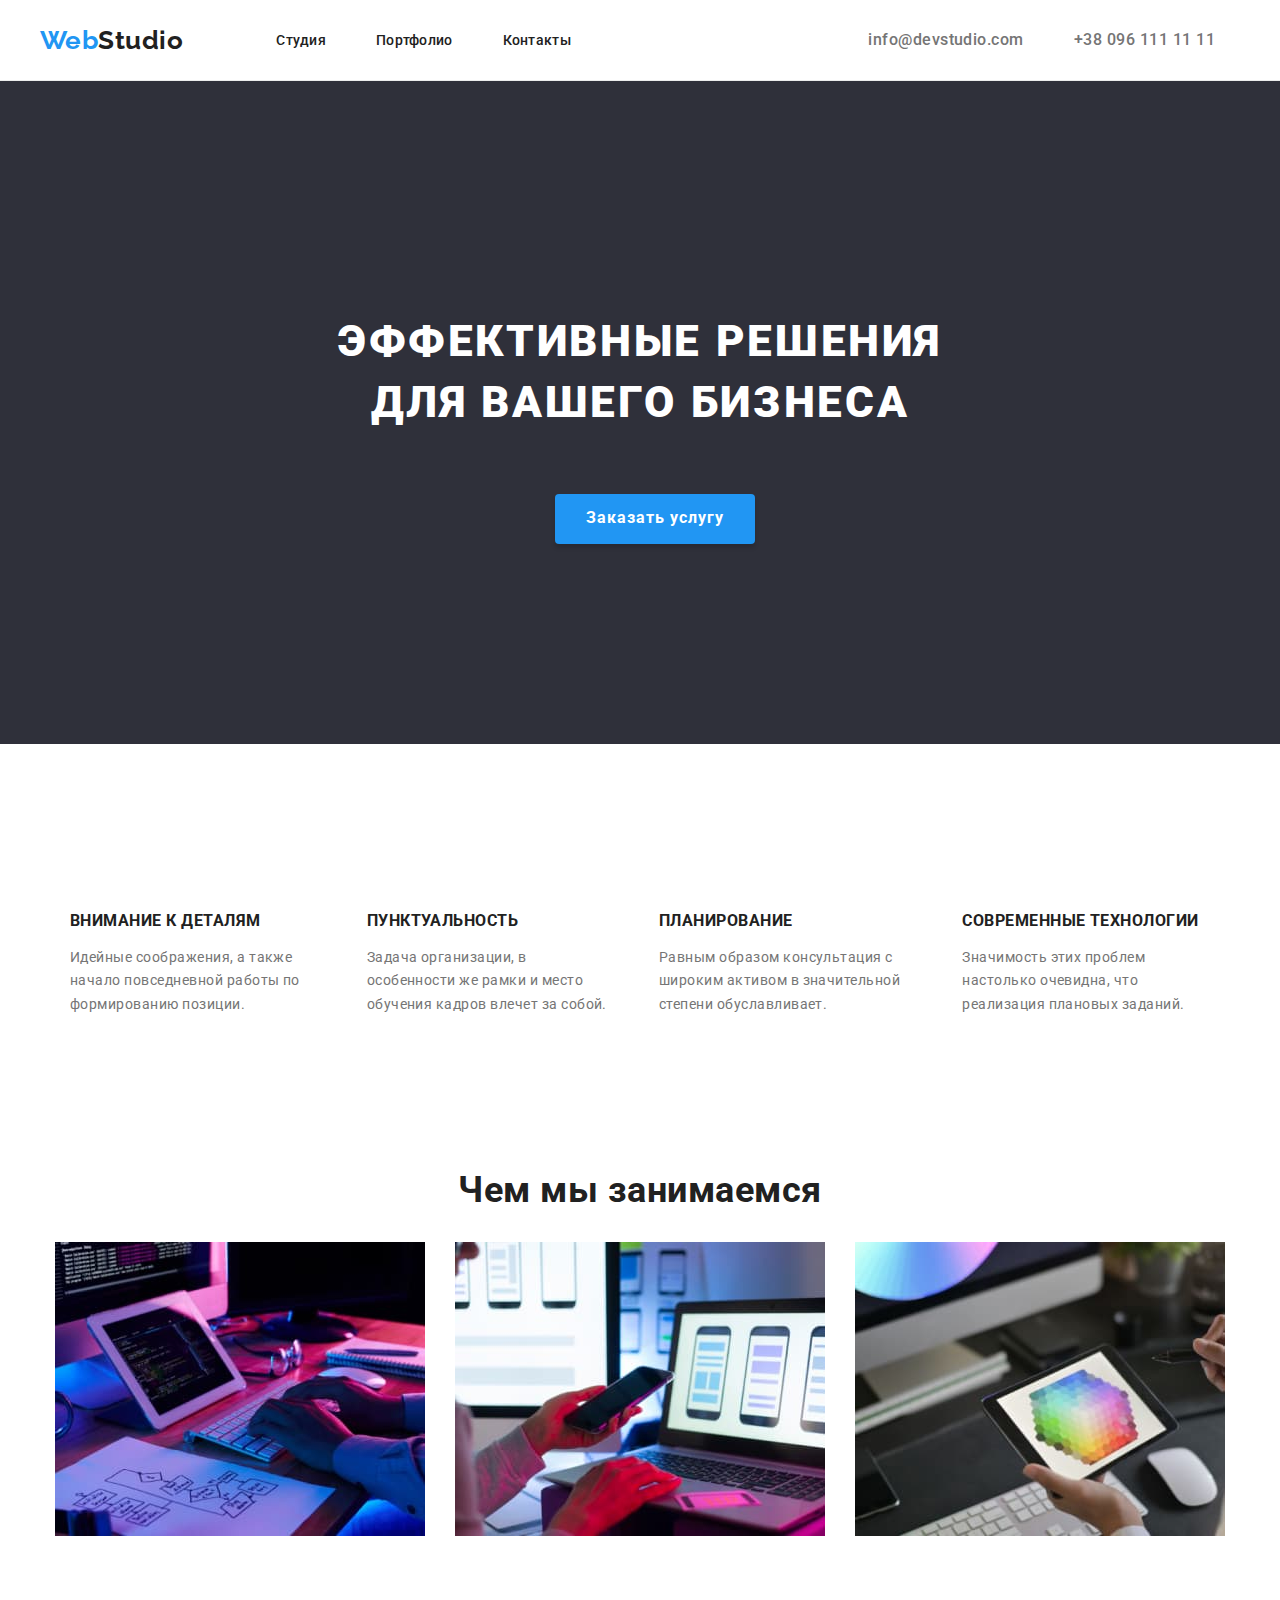
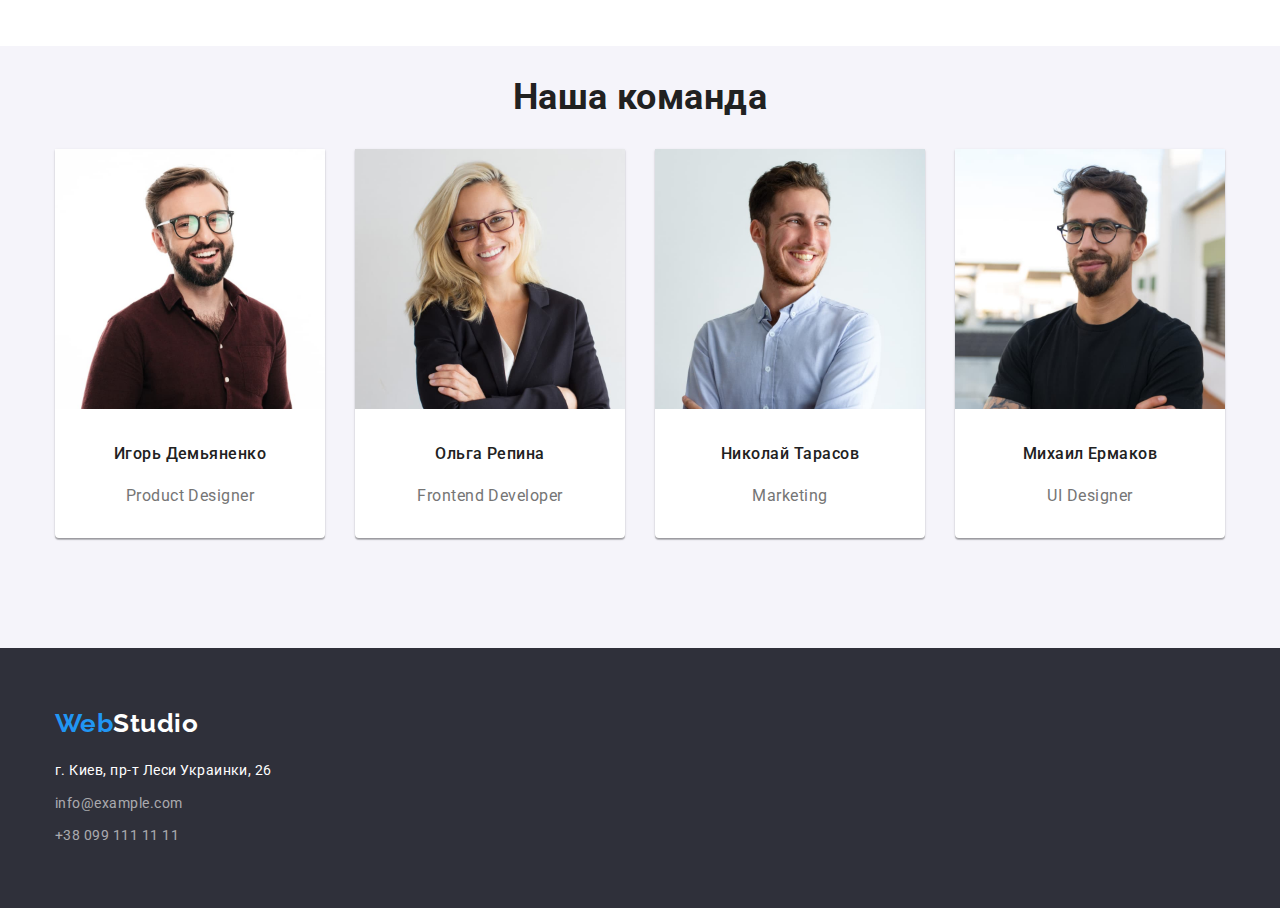
<file: index.html>
<!DOCTYPE html>
<html lang="ru">
<head>
    <meta charset="UTF-8">
    <meta http-equiv="X-UA-Compatible" content="IE=edge">
    <meta name="viewport" content="width=device-width, initial-scale=1.0">
        <link rel="preconnect" href="https://fonts.googleapis.com">
        <link rel="preconnect" href="https://fonts.gstatic.com" crossorigin>
        <link href="https://fonts.googleapis.com/css2?family=Raleway:wght@700&family=Roboto:wght@400;500;700;900&display=swap"
            rel="stylesheet">
    <link rel="stylesheet" href="https://cdnjs.cloudflare.com/ajax/libs/modern-normalize/1.0.0/modern-normalize.min.css" />
    <link rel="stylesheet" href="./css/styles.css">
    <title>WebStudio</title>
</head>
<body>

    <header>
        <div class="container header-container">
            <nav>
                <a href="./index.html" class="logo header-logo"> <span class="logo-color">Web</span>Studio</a>
                <ul class="nav-links">
                    <li> <a href="" class="nav-link">Студия</a> </li>
                    <li><a href="./portfolio.html" class="nav-link">Портфолио</a></li>
                    <li><a href="" class="nav-link">Контакты</a></li>
                </ul>
            </nav>

            <ul class="nav-contacts">
                <li> <a href="mailto:info@devstudio.com" class="nav-contact">info@devstudio.com</a> </li>
                <li> <a href="tel:+380961111111" class="nav-contact">+38 096 111 11 11</a> </li>
            </ul>
        </div>
    </header>

    <main>

        <section class="section-hero">
            <div class="container">
                <h1 class="main-header">Эффективные решения для вашего бизнеса</h1>
                <button type="button" class="order-btn"> <span class="order-btn-text">Заказать услугу</span> </button>
            </div>
        </section>

        <section class="advantages-section section-sizing">
            <div class="container">
                <h2 class="hidden-title">Наши преимущества</h2>
                <ul class="advantages-list">
                    <li class="advantage"> 
                        <h3 class="advantages-subtitle">Внимание к деталям</h3> 
                        <p class="advantages-description">Идейные соображения, а также начало повседневной работы по формированию позиции.</p>
                    </li>
                    <li class="advantage">
                        <h3 class="advantages-subtitle">Пунктуальность</h3>
                        <p class="advantages-description">Задача организации, в особенности же рамки и место обучения кадров влечет за собой.</p>
                    </li>
                    <li class="advantage">
                        <h3 class="advantages-subtitle">Планирование</h3>
                        <p class="advantages-description">Равным образом консультация с широким активом в значительной степени обуславливает.</p>
                    </li>
                    <li class="advantage"> 
                        <h3 class="advantages-subtitle">Современные технологии</h3> 
                        <p class="advantages-description">Значимость этих проблем настолько очевидна, что реализация плановых заданий.</p>
                    </li>
                </ul>
            </div>
        </section>

        <section class="our-work-section section-sizing">
            <div class="container">
                <h2 class="section-title">Чем мы занимаемся</h2>
                <ul class="image-box">
                    <li> <img src="./images/img.jpg" alt="programer-working-his-desk-office" width="370" height="294" class="our-work-pics"> </li>
                    <li><img src="./images/img1.jpg" alt="smartphones-team-creators-is-working-interface-mobile-phones" width= "370" height="294" class="our-work-pics"></li>
                    <li><img src="./images/img2.jpg" alt="creative-artist-web-design-working-with-colour-selection-graphic-tablet" width= "370" height="294" class="our-work-pics" ></li>
                </ul>
            </div>
        </section>

        <section class="our-team-section section-sizing">
            <div class="container">
                <h2 class="section-title">Наша команда</h2>
                <ul class="team-list">
                    <li class="team-member"> 
                        <img src="./images/img3.jpg" alt="Igor_demyanenko_photo" width= "270" height= "260" class="team-pic" > 
                        <div class="team-member-description">
                            <h3 class="section-subtitle" >Игорь Демьяненко</h3> 
                            <p class="description">Product Designer</p> 
                        </div>
                    </li>
                    <li class="team-member">
                        <img src="./images/img4.jpg" alt="olga_repina_photo" width= "270" height= "260" class="team-pic">
                        <div class="team-member-description">
                            <h3 class="section-subtitle">Ольга Репина</h3>
                            <p class="description">Frontend Developer</p>
                        </div>
                    </li>
                    <li class="team-member">
                        <img src="./images/img5.jpg" alt="nikolai_tarasov_photo" width= "270" height= "260" class="team-pic">
                        <div class="team-member-description">
                            <h3 class="section-subtitle">Николай Тарасов</h3>
                            <p class="description">Marketing</p>
                        </div>
                    </li>
                    <li class="team-member">
                        <img src="./images/img6.jpg" alt="mikhail_ermakov_photo" width= "270" height= "260" class="team-pic">
                        <div class="team-member-description">
                            <h3 class="section-subtitle">Михаил Ермаков</h3>
                            <p class="description">UI Designer</p>
                        </div>
                    </li>
                </ul>
            </div>
        </section>

    </main>

    <footer>
        <div class="container footer">
            <a href="./index.html" class="logo footer-logo ft-lg"> <span class="footer-logo-color">Web</span>Studio</a>
            <address>
                <ul class="contact-info-list">
                    <li> <a href="https://goo.gl/maps/kD56w3adbVaMPDdG7" class="address-link">г. Киев, пр-т Леси Украинки, 26</a> </li>
                    <li><a href="mailto:info@example.com" class="footer-contacts">info@example.com</a></li>
                    <li><a href="tel:+380991111111" class="footer-contacts">+38 099 111 11 11</a></li>
                </ul>
            </address>
        </div>  
    </footer>
</body>
</html>
</file>
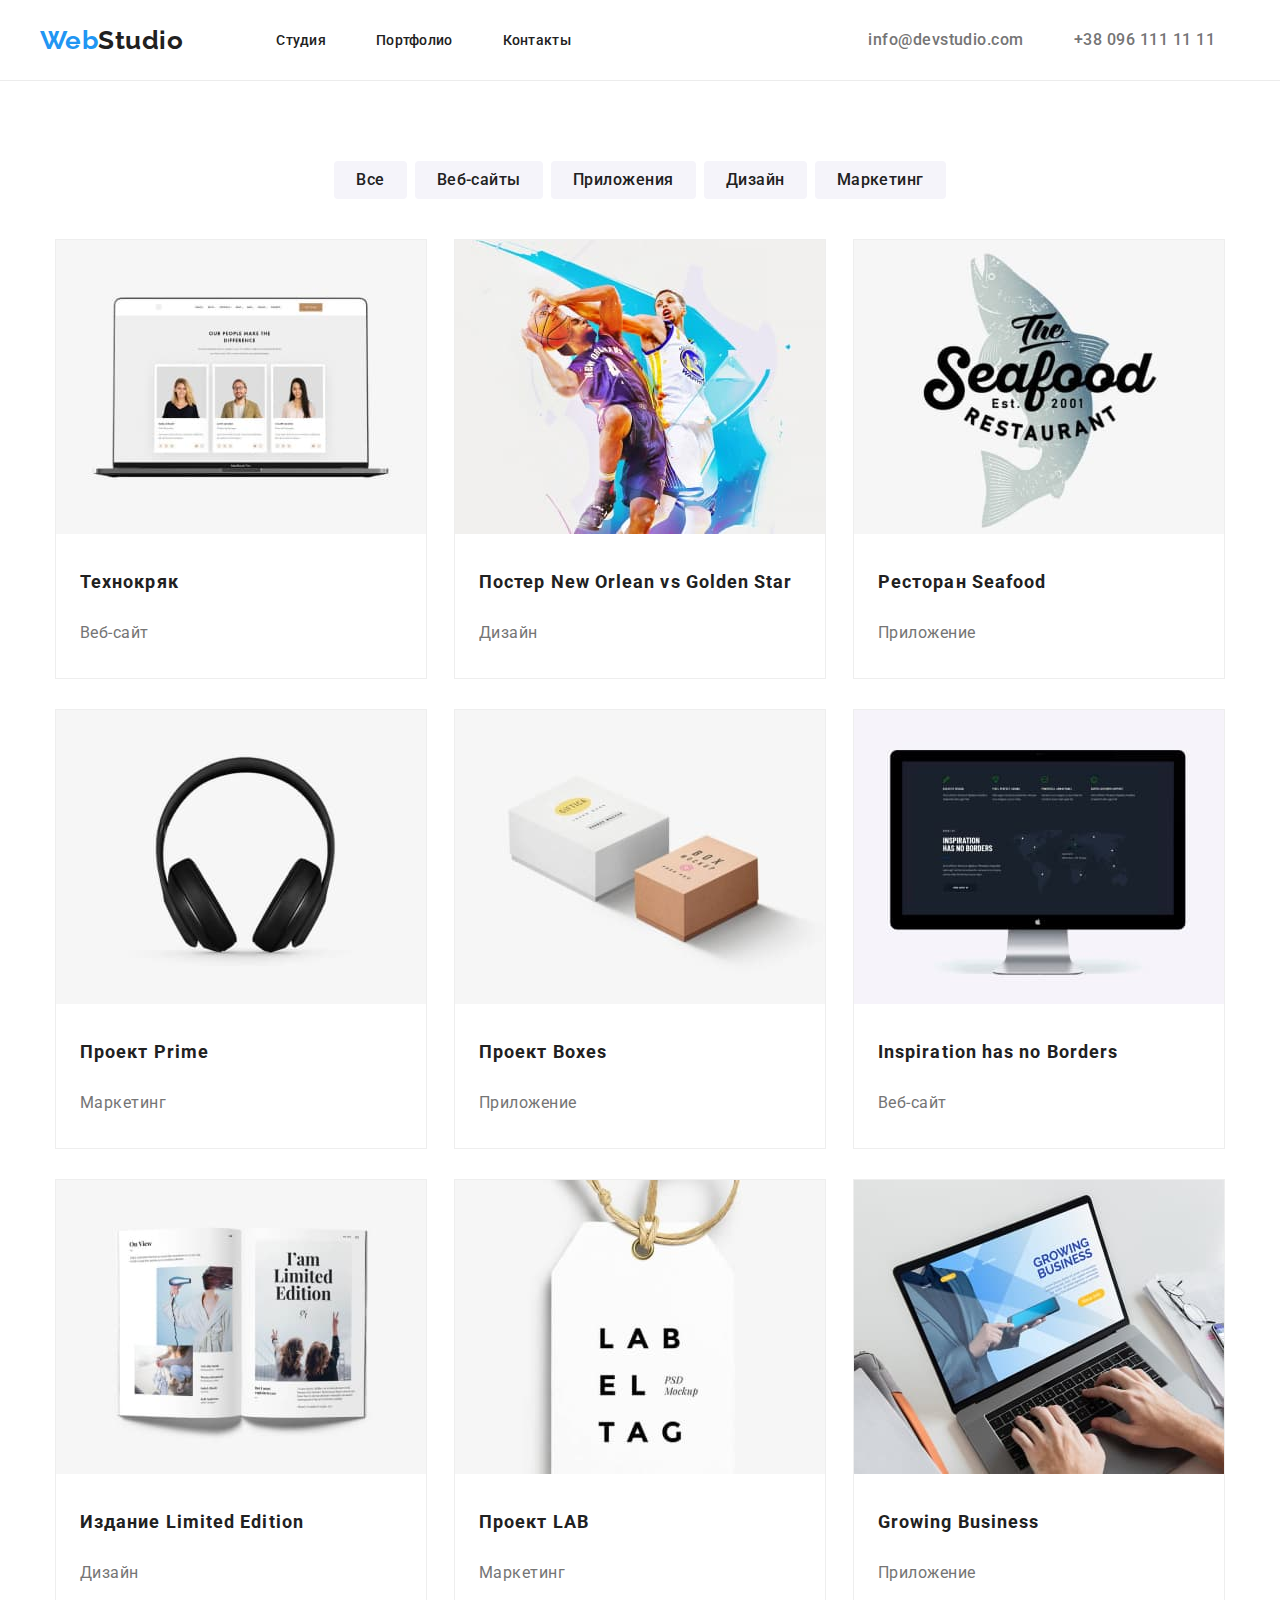
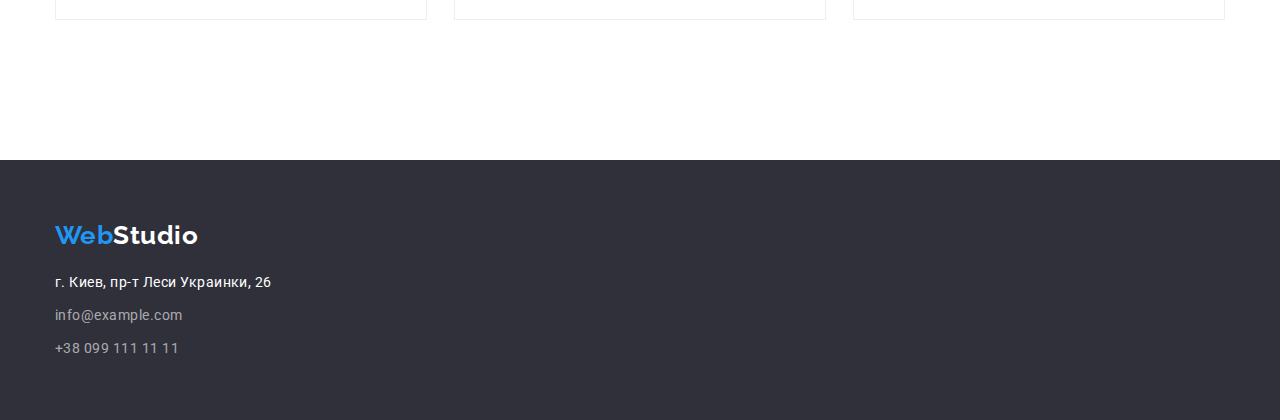
<file: portfolio.html>
<!DOCTYPE html>
<html lang="ru">
<head>
    <meta charset="UTF-8">
    <meta http-equiv="X-UA-Compatible" content="IE=edge">
    <meta name="viewport" content="width=device-width, initial-scale=1.0">
    <link rel="preconnect" href="https://fonts.googleapis.com">
    <link rel="preconnect" href="https://fonts.gstatic.com" crossorigin>
    <link href="https://fonts.googleapis.com/css2?family=Raleway:wght@700&family=Roboto:wght@400;500;700;900&display=swap"
        rel="stylesheet">
        <link rel="stylesheet" href="https://cdnjs.cloudflare.com/ajax/libs/modern-normalize/1.0.0/modern-normalize.min.css" />
    <link rel="stylesheet" href="./css/styles.css">
    <title>Portfolio</title>
</head>
<body>
    <header>
        <div class="container header-container">
            <nav>
                <a href="./index.html" class="logo header-logo"> <span class="logo-color">Web</span>Studio</a>
                <ul class="nav-links">
                    <li> <a href="" class="nav-link">Студия</a> </li>
                    <li><a href="./portfolio.html" class="nav-link">Портфолио</a></li>
                    <li><a href="" class="nav-link">Контакты</a></li>
                </ul>
            </nav>
    
            <ul class="nav-contacts">
                <li> <a href="mailto:info@devstudio.com" class="nav-contact">info@devstudio.com</a> </li>
                <li> <a href="tel:+380961111111" class="nav-contact">+38 096 111 11 11</a> </li>
            </ul>
        </div>
    </header>

    <main>
        <section>
            <div class="container section-sizing">
                <h1 class="hidden-title">Portfolio</h1>
                <ul class="filter" >
                    <li> <button type="button" class="filter-btn"> Все </button> </li>
                    <li> <button type="button" class="filter-btn">Веб-сайты</button> </li>
                    <li> <button type="button" class="filter-btn">Приложения</button> </li>
                    <li> <button type="button" class="filter-btn">Дизайн</button> </li>
                    <li> <button type="button" class="filter-btn">Маркетинг</button> </li>
                </ul>

                <ul class="items-list">
                    <li class="box"> 
                        <a href="">
                            <img src="./images/img7.jpg" alt="pic-of-an-open-website-on-a-laptop" width="370" height="294"> 
                            <div class="box-text">
                                <h3 class="box-title">Технокряк</h3>
                                <p class="box-description">Веб-сайт</p>
                            </div>
                        </a>
                    </li>
                    <li class="box">
                        <a href="">
                            <img src="./images/img8.jpg" alt="poster-New-Orlean-vs-Golden-Star" width="370" height="294">
                            <div class="box-text">
                                <h3 class="box-title">Постер New Orlean vs Golden Star</h3>
                                <p class="box-description">Дизайн</p>
                            </div>
                        </a>
                    </li>
                    <li class="box">
                        <a href="">
                            <img src="./images/img9.jpg" alt="the-seafood-restaurant" width="370" height="294">
                            <div class="box-text">
                                <h3 class="box-title">Ресторан Seafood</h3>
                                <p class="box-description">Приложение</p>
                            </div>
                        </a>
                    </li>
                    <li class="box">
                        <a href="">
                            <img src="./images/img10.jpg" alt="headphones-pic" width="370" height="294">
                            <div class="box-text">
                                <h3 class="box-title">Проект Prime</h3>
                                <p class="box-description">Маркетинг</p>
                            </div>
                        </a>
                    </li>
                    <li class="box"> 
                        <a href="">
                            <img src="./images/img11.jpg" alt="boxes" width="370" height="294"> 
                            <div class="box-text">
                                <h3 class="box-title">Проект Boxes</h3>
                                <p class="box-description">Приложение</p>
                            </div>
                        </a>
                    </li>
                    <li class="box">
                        <a href="">
                            <img src="./images/img12.jpg" alt="picture-of-a-computer-screen" width="370" height="294">
                            <div class="box-text">
                                <h3 class="box-title">Inspiration has no Borders</h3>
                                <p class="box-description">Веб-сайт</p>
                            </div>
                        </a>
                    </li>
                    <li class="box">
                        <a href="">
                            <img src="./images/img13.jpg" alt="pic-of-an-open-article-Limited-Edition" width="370" height="294">
                            <div class="box-text">
                                <h3 class="box-title">Издание Limited Edition</h3>
                                <p class="box-description">Дизайн</p>
                            </div>
                        </a>
                    </li>
                    <li class="box">
                        <a href="">
                            <img src="./images/img14.jpg" alt="pic-of-a-tag" width="370" height="294">
                            <div class="box-text">
                                <h3 class="box-title">Проект LAB</h3>
                                <p class="box-description">Маркетинг</p>
                            </div>
                        </a>
                    </li>
                    <li class="box">
                        <a href="">
                            <img src="./images/img15.jpg" alt="pic-of-a-Growing-Business-website-open-on-a-laptop" width="370" height="294">
                            <div class="box-text">
                                <h3 class="box-title">Growing Business</h3>
                                <p class="box-description">Приложение</p>
                            </div>
                        </a>
                    </li>
                </ul>
            </div>

        </section>

    </main>

    <footer>
        <div class="container footer">
            <a href="./index.html" class="logo footer-logo"> <span class="footer-logo-color">Web</span>Studio</a>
            <address>
                <ul class="contact-info-list">
                    <li> <a href="https://goo.gl/maps/kD56w3adbVaMPDdG7" class="address-link">г. Киев, пр-т Леси Украинки,
                            26</a> </li>
                    <li><a href="mailto:info@example.com" class="footer-contacts">info@example.com</a></li>
                    <li><a href="tel:+380991111111" class="footer-contacts">+38 099 111 11 11</a></li>
                </ul>
            </address>
        </div>
    </footer>

</body>
</html>
</file>
<file: css/styles.css>
:root {
  --primary-color: #ffffff;
  --primary-text-color: #212121;
  --secondary-text-color: #757575;
  --logo-and-btn-color: #2196f3;
  --primary-background-color: #2f303a;
  --secondary-background-color: #f5f4fa;
  --primary-font-weight: 700;
  --secondary-font-weight: 400;
  --tertiary-font-weight: 500;
  --primary-font-size: 16px;
  --secondary-font-size: 14px;
}
body {
  font-family: "Roboto";
  letter-spacing: 0.03em;
  color: var(--primary-text-color);
}
a {
  text-decoration: none;
}
ul {
  list-style-type: none;
  padding-left: 0;
}
button {
  cursor: pointer;
  font-family: inherit;
  border: none;
}
button:hover,
button:focus {
  background-color: var(--logo-and-btn-color);
  color: var(--primary-color);
}
address {
  font-style: normal;
}
.container {
  width: 1200px;
  margin: 0 auto;
  display: flow-root;
  padding: 0 15px;
}
img {
  display: block;
  max-width: 100%;
  height: auto;
}

/*header*/

header {
  background: var(--primary-color);
  border-bottom: 1px solid #ececec;
}
header a:not(.logo):hover,
header a:not(.logo):focus {
  color: var(--logo-and-btn-color);
}
.header-container {
  display: flex;
  flex-direction: row;
  justify-content: space-between;
  padding: 15px 0;
}
.logo {
  font-family: "Raleway";
  font-weight: var(--primary-font-weight);
  font-size: 26px;
  line-height: 1.2;
}
.header-logo {
  color: var(--primary-text-color);
  margin-right: 68px;
}
.logo-color {
  color: var(--logo-and-btn-color);
}
nav {
  display: flex;
  flex-direction: row;
  justify-content: space-between;
  align-items: center;
}
.nav-links {
  display: flex;
  flex-direction: row;
  justify-content: space-between;
  align-items: center;
}
.nav-link {
  font-weight: var(--tertiary-font-weight);
  font-size: var(--secondary-font-size);
  line-height: 1.1;
  letter-spacing: 0.02em;
  color: var(--primary-text-color);
  padding: 32px 25px;
}
.nav-contacts {
  display: flex;
  flex-direction: row;
  justify-content: space-between;
  align-items: center;
}
.nav-contact {
  font-weight: var(--tertiary-font-weight);
  color: var(--secondary-text-color);
  padding: 32px 25px;
}

/*---*/
.section-sizing {
  padding-bottom: 94px;
}

/*section hero*/

.section-hero {
  background: var(--primary-background-color);
}
.main-header {
  font-weight: 900;
  font-size: 44px;
  line-height: 1.4;
  text-align: center;
  letter-spacing: 0.06em;
  text-transform: uppercase;
  color: var(--primary-color);

  padding-top: 200px;
  padding-left: 252px;
  padding-right: 252px;
}
.order-btn {
  background: var(--logo-and-btn-color);
  margin: 30px 500px 200px 500px;
  width: 200px;
  height: 50px;
  box-shadow: 0px 4px 4px rgba(0, 0, 0, 0.15);
  border-radius: 4px;
}
.order-btn-text {
  font-weight: var(--primary-font-weight);
  font-size: var(--primary-font-size);
  line-height: 1.9;
  text-align: center;
  letter-spacing: 0.06em;
  color: var(--primary-color);
}

/*advantages section*/

.advantages-section {
  padding-top: 94px;
  font-size: var(--secondary-font-size);
}
.hidden-title {
  visibility: hidden;
}
.advantages-list {
  display: flex;
  flex-direction: row;
  justify-content: space-between;
  align-items: center;
}
.advantage {
  margin: 0 15px;
}
.advantages-subtitle {
  font-weight: var(--primary-font-weight);
  line-height: 1;
  text-transform: uppercase;
}
.advantages-description {
  font-size: var(--secondary-font-size);
  line-height: 1.7;
  color: var(--secondary-text-color);
  padding-right: 15px;
}

/*our work section*/

.section-title {
  font-weight: var(--primary-font-weight);
  font-size: 36px;
  line-height: 1.2;
  text-align: center;
}
.image-box {
  display: flex;
  flex-direction: row;
  justify-content: space-between;
  align-items: center;
}

/*our team section*/

.our-team-section {
  font-size: var(--primary-font-size);
  background: var(--secondary-background-color);
}
.team-list {
  display: flex;
  flex-direction: row;
  justify-content: space-between;
  align-items: center;
}
.team-member {
  background: var(--primary-color);
  box-shadow: 0px 1px 3px rgba(0, 0, 0, 0.12), 0px 1px 1px rgba(0, 0, 0, 0.14),
    0px 2px 1px rgba(0, 0, 0, 0.2);
  border-radius: 0px 0px 4px 4px;
}
.section-subtitle {
  font-weight: var(--tertiary-font-weight);
  font-size: var(--primary-font-size);
  line-height: 1.9;
  text-align: center;
}
.description {
  line-height: 1.4;
  text-align: center;
  color: var(--secondary-text-color);
}
.team-member-description {
  margin: 30px 0;
}

/*footer*/

footer {
  background: var(--primary-background-color);
}
footer a:not(.logo):hover,
footer a:not(.logo):focus {
  color: var(--logo-and-btn-color);
}
footer a {
  display: inline-block;
}
.footer {
  padding: 60px 15px;
}
.footer-logo {
  color: var(--primary-color);
  margin-bottom: 20px;
}
.footer-logo-color {
  color: var(--logo-and-btn-color);
}
.footer-contacts {
  color: rgba(255, 255, 255, 0.6);
}
.contact-info-list {
  line-height: 1.7;
  font-size: var(--secondary-font-size);
  font-weight: var(--secondary-font-weight);
  margin-bottom: 0;
  margin-top: 0;
}
.contact-info-list li:not(:last-child) {
  margin-bottom: 9px;
}
.address-link {
  color: var(--primary-color);
}

/* portfolio.html styles */

.filter {
  display: flex;
  flex-direction: row;
  justify-content: center;
  align-items: center;
  margin-bottom: 40px;
}
.filter-btn {
  font-weight: var(--tertiary-font-weight);
  font-size: var(--primary-font-size);
  line-height: 1.6;
  letter-spacing: 0.03em;
  background: var(--secondary-background-color);
  color: var(--primary-text-color);
  text-align: center;
  border-radius: 4px;

  padding: 6px 22px;
  margin: 0 4px;
}
.items-list {
  display: flex;
  flex-direction: row;
  flex-wrap: wrap;
  justify-content: space-between;
  align-items: center;
  margin-top: 30px;
}
.box {
  background: var(--primary-color);
  border: 1px solid #eeeeee;
  box-sizing: border-box;
  margin-bottom: 30px;
}
.box-title {
  font-weight: var(--primary-font-weight);
  font-size: 18px;
  line-height: 2;
  letter-spacing: 0.06em;
  color: var(--primary-text-color);
  padding: 0 24px;
}
.box-description {
  font-size: var(--primary-font-size);
  line-height: 1.9;
  color: var(--secondary-text-color);
  padding: 0 24px;
}
.box-text {
  margin: 30px 0;
}
</file>
